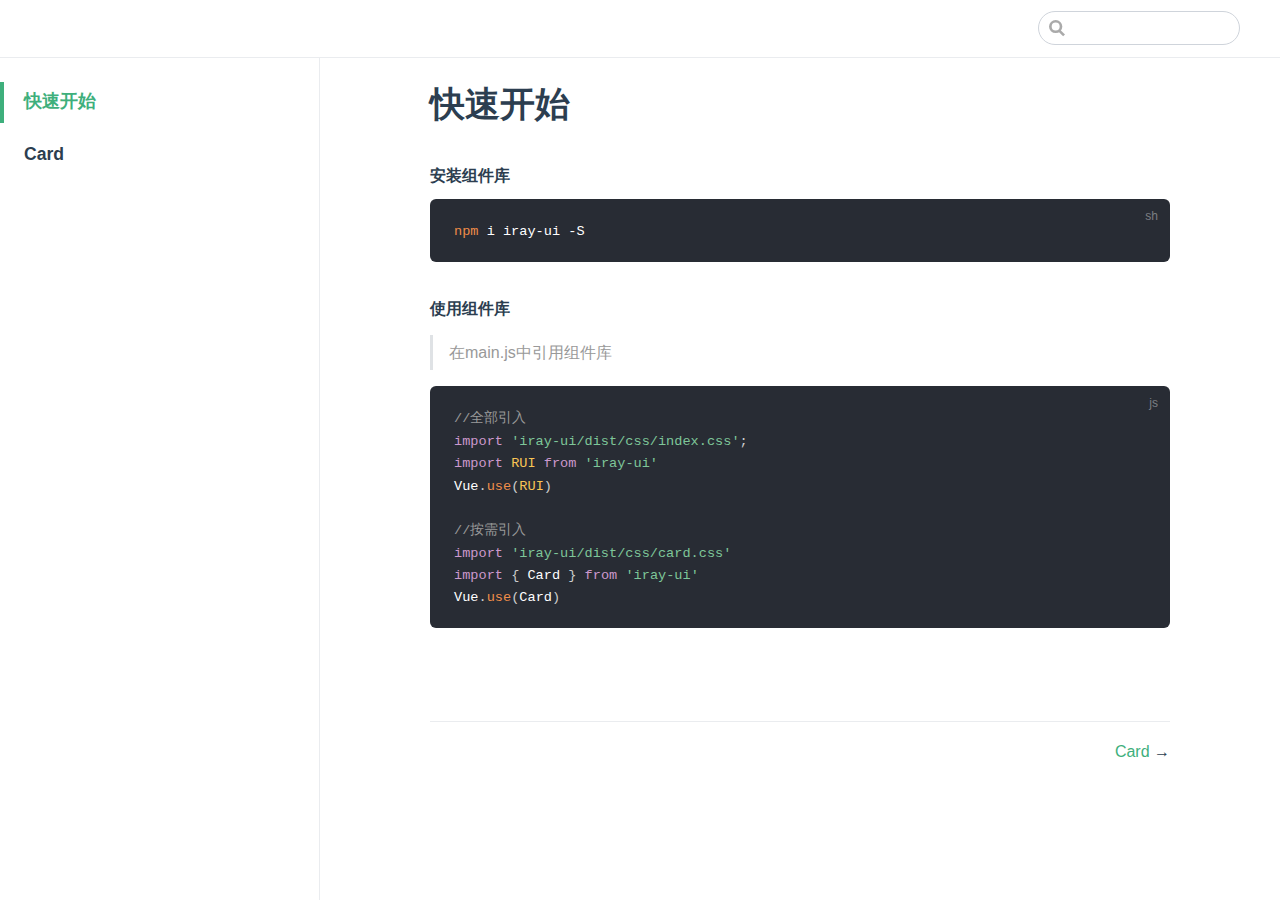
<file: index.html>
<!DOCTYPE html>
<html lang="en-US">
  <head>
    <meta charset="utf-8">
    <meta name="viewport" content="width=device-width,initial-scale=1">
    <title>快速开始</title>
    <meta name="generator" content="VuePress 1.9.7">
    
    <meta name="description" content="">
    
    <link rel="preload" href="/assets/css/0.styles.29f06af2.css" as="style"><link rel="preload" href="/assets/js/app.89e9632c.js" as="script"><link rel="preload" href="/assets/js/2.1df47450.js" as="script"><link rel="preload" href="/assets/js/8.28f4da0a.js" as="script"><link rel="prefetch" href="/assets/js/3.5015806b.js"><link rel="prefetch" href="/assets/js/4.11ff4f33.js"><link rel="prefetch" href="/assets/js/5.d08268b3.js"><link rel="prefetch" href="/assets/js/6.e31dcd37.js"><link rel="prefetch" href="/assets/js/7.197726b5.js"><link rel="prefetch" href="/assets/js/9.8724a3b7.js">
    <link rel="stylesheet" href="/assets/css/0.styles.29f06af2.css">
  </head>
  <body>
    <div id="app" data-server-rendered="true"><div class="theme-container"><header class="navbar"><div class="sidebar-button"><svg xmlns="http://www.w3.org/2000/svg" aria-hidden="true" role="img" viewBox="0 0 448 512" class="icon"><path fill="currentColor" d="M436 124H12c-6.627 0-12-5.373-12-12V80c0-6.627 5.373-12 12-12h424c6.627 0 12 5.373 12 12v32c0 6.627-5.373 12-12 12zm0 160H12c-6.627 0-12-5.373-12-12v-32c0-6.627 5.373-12 12-12h424c6.627 0 12 5.373 12 12v32c0 6.627-5.373 12-12 12zm0 160H12c-6.627 0-12-5.373-12-12v-32c0-6.627 5.373-12 12-12h424c6.627 0 12 5.373 12 12v32c0 6.627-5.373 12-12 12z"></path></svg></div> <a href="/" aria-current="page" class="home-link router-link-exact-active router-link-active"></a> <div class="links"><div class="search-box"><input aria-label="Search" autocomplete="off" spellcheck="false" value=""> <!----></div> <!----></div></header> <div class="sidebar-mask"></div> <aside class="sidebar"><!---->  <ul class="sidebar-links"><li><a href="/" aria-current="page" class="active sidebar-link">快速开始</a></li><li><a href="/componentDocs/card.html" class="sidebar-link">Card</a></li></ul> </aside> <main class="page"> <div class="theme-default-content content__default"><h1 id="快速开始"><a href="#快速开始" class="header-anchor">#</a> 快速开始</h1> <h4 id="安装组件库"><a href="#安装组件库" class="header-anchor">#</a> 安装组件库</h4> <div class="language-bash extra-class"><pre class="language-bash"><code><span class="token function">npm</span> i iray-ui -S
</code></pre></div><h4 id="使用组件库"><a href="#使用组件库" class="header-anchor">#</a> 使用组件库</h4> <blockquote><p>在main.js中引用组件库</p></blockquote> <div class="language-javascript extra-class"><pre class="language-javascript"><code><span class="token comment">//全部引入</span>
<span class="token keyword">import</span> <span class="token string">'iray-ui/dist/css/index.css'</span><span class="token punctuation">;</span>
<span class="token keyword">import</span> <span class="token constant">RUI</span> <span class="token keyword">from</span> <span class="token string">'iray-ui'</span>
Vue<span class="token punctuation">.</span><span class="token function">use</span><span class="token punctuation">(</span><span class="token constant">RUI</span><span class="token punctuation">)</span>

<span class="token comment">//按需引入</span>
<span class="token keyword">import</span> <span class="token string">'iray-ui/dist/css/card.css'</span>
<span class="token keyword">import</span> <span class="token punctuation">{</span> Card <span class="token punctuation">}</span> <span class="token keyword">from</span> <span class="token string">'iray-ui'</span>
Vue<span class="token punctuation">.</span><span class="token function">use</span><span class="token punctuation">(</span>Card<span class="token punctuation">)</span>
</code></pre></div></div> <footer class="page-edit"><!----> <!----></footer> <div class="page-nav"><p class="inner"><!----> <span class="next"><a href="/componentDocs/card.html">
        Card
      </a>
      →
    </span></p></div> </main></div><div class="global-ui"></div></div>
    <script src="/assets/js/app.89e9632c.js" defer></script><script src="/assets/js/2.1df47450.js" defer></script><script src="/assets/js/8.28f4da0a.js" defer></script>
  </body>
</html>
</file>
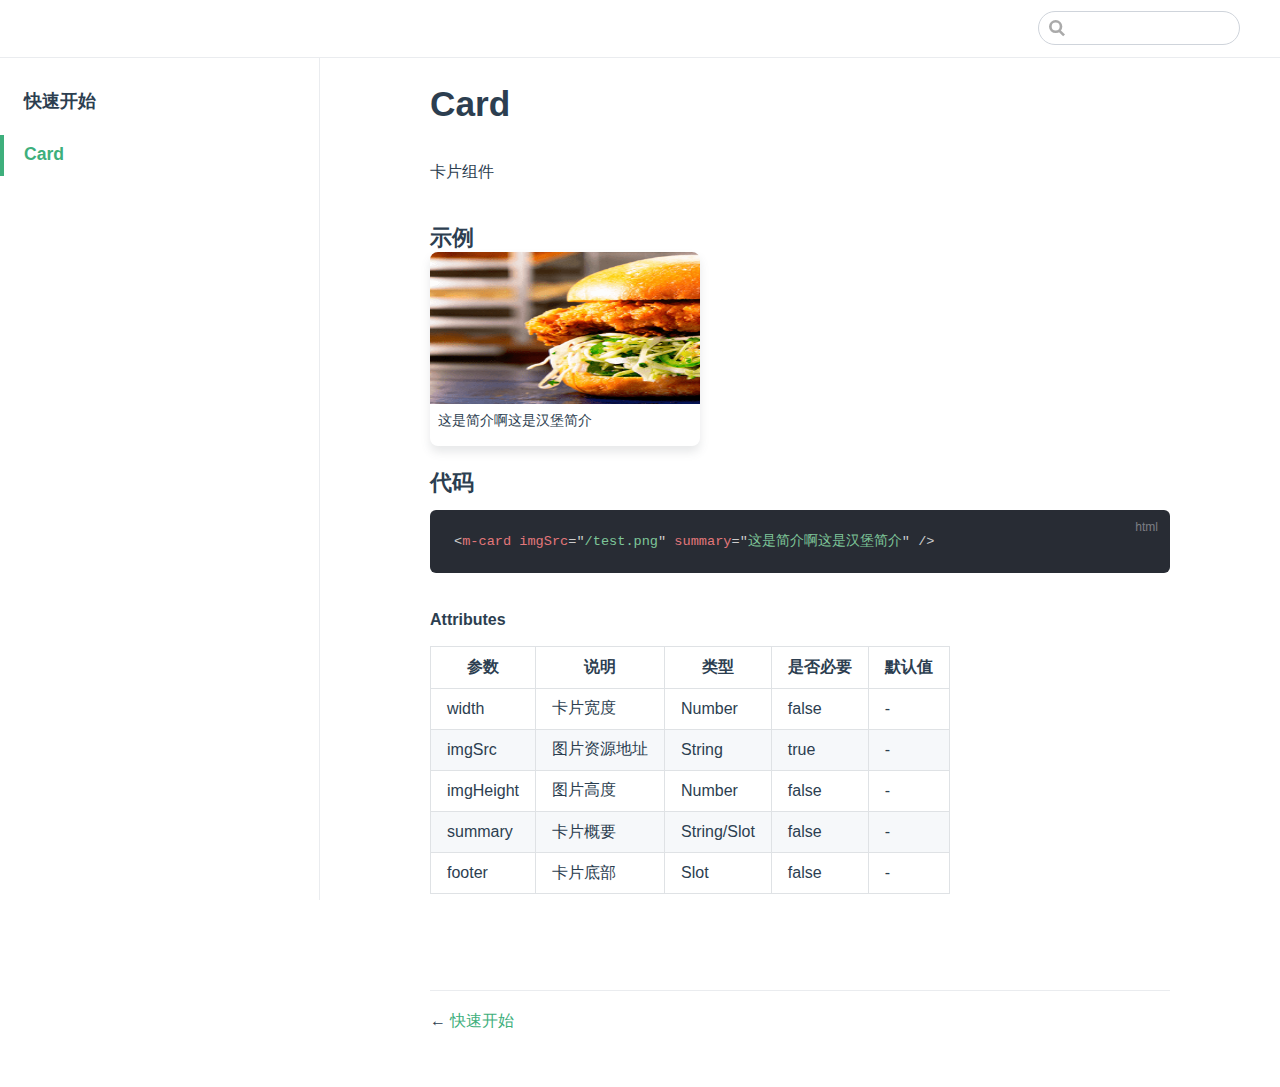
<file: componentDocs/card.html>
<!DOCTYPE html>
<html lang="en-US">
  <head>
    <meta charset="utf-8">
    <meta name="viewport" content="width=device-width,initial-scale=1">
    <title>Card</title>
    <meta name="generator" content="VuePress 1.9.7">
    
    <meta name="description" content="">
    
    <link rel="preload" href="/assets/css/0.styles.29f06af2.css" as="style"><link rel="preload" href="/assets/js/app.89e9632c.js" as="script"><link rel="preload" href="/assets/js/2.1df47450.js" as="script"><link rel="preload" href="/assets/js/9.8724a3b7.js" as="script"><link rel="preload" href="/assets/js/3.5015806b.js" as="script"><link rel="prefetch" href="/assets/js/4.11ff4f33.js"><link rel="prefetch" href="/assets/js/5.d08268b3.js"><link rel="prefetch" href="/assets/js/6.e31dcd37.js"><link rel="prefetch" href="/assets/js/7.197726b5.js"><link rel="prefetch" href="/assets/js/8.28f4da0a.js">
    <link rel="stylesheet" href="/assets/css/0.styles.29f06af2.css">
  </head>
  <body>
    <div id="app" data-server-rendered="true"><div class="theme-container"><header class="navbar"><div class="sidebar-button"><svg xmlns="http://www.w3.org/2000/svg" aria-hidden="true" role="img" viewBox="0 0 448 512" class="icon"><path fill="currentColor" d="M436 124H12c-6.627 0-12-5.373-12-12V80c0-6.627 5.373-12 12-12h424c6.627 0 12 5.373 12 12v32c0 6.627-5.373 12-12 12zm0 160H12c-6.627 0-12-5.373-12-12v-32c0-6.627 5.373-12 12-12h424c6.627 0 12 5.373 12 12v32c0 6.627-5.373 12-12 12zm0 160H12c-6.627 0-12-5.373-12-12v-32c0-6.627 5.373-12 12-12h424c6.627 0 12 5.373 12 12v32c0 6.627-5.373 12-12 12z"></path></svg></div> <a href="/" class="home-link router-link-active"></a> <div class="links"><div class="search-box"><input aria-label="Search" autocomplete="off" spellcheck="false" value=""> <!----></div> <!----></div></header> <div class="sidebar-mask"></div> <aside class="sidebar"><!---->  <ul class="sidebar-links"><li><a href="/" aria-current="page" class="sidebar-link">快速开始</a></li><li><a href="/componentDocs/card.html" aria-current="page" class="active sidebar-link">Card</a><ul class="sidebar-sub-headers"></ul></li></ul> </aside> <main class="page"> <div class="theme-default-content content__default"><h1 id="card"><a href="#card" class="header-anchor">#</a> Card</h1> <p>卡片组件</p> <h3 id="示例"><a href="#示例" class="header-anchor">#</a> 示例</h3> <div class="m-card"><div class="m-card-img"><img src="/test.png" alt="img"></div> <div class="m-card-summary">
    这是简介啊这是汉堡简介
  </div> </div> <h3 id="代码"><a href="#代码" class="header-anchor">#</a> 代码</h3> <div class="language-html extra-class"><pre class="language-html"><code><span class="token tag"><span class="token tag"><span class="token punctuation">&lt;</span>m-card</span> <span class="token attr-name">imgSrc</span><span class="token attr-value"><span class="token punctuation attr-equals">=</span><span class="token punctuation">&quot;</span>/test.png<span class="token punctuation">&quot;</span></span> <span class="token attr-name">summary</span><span class="token attr-value"><span class="token punctuation attr-equals">=</span><span class="token punctuation">&quot;</span>这是简介啊这是汉堡简介<span class="token punctuation">&quot;</span></span> <span class="token punctuation">/&gt;</span></span>
</code></pre></div><h4 id="attributes"><a href="#attributes" class="header-anchor">#</a> Attributes</h4> <table><thead><tr><th>参数</th> <th>说明</th> <th>类型</th> <th>是否必要</th> <th>默认值</th></tr></thead> <tbody><tr><td>width</td> <td>卡片宽度</td> <td>Number</td> <td>false</td> <td>-</td></tr> <tr><td>imgSrc</td> <td>图片资源地址</td> <td>String</td> <td>true</td> <td>-</td></tr> <tr><td>imgHeight</td> <td>图片高度</td> <td>Number</td> <td>false</td> <td>-</td></tr> <tr><td>summary</td> <td>卡片概要</td> <td>String/Slot</td> <td>false</td> <td>-</td></tr> <tr><td>footer</td> <td>卡片底部</td> <td>Slot</td> <td>false</td> <td>-</td></tr></tbody></table></div> <footer class="page-edit"><!----> <!----></footer> <div class="page-nav"><p class="inner"><span class="prev">
      ←
      <a href="/" class="prev router-link-active">
        快速开始
      </a></span> <!----></p></div> </main></div><div class="global-ui"></div></div>
    <script src="/assets/js/app.89e9632c.js" defer></script><script src="/assets/js/2.1df47450.js" defer></script><script src="/assets/js/9.8724a3b7.js" defer></script><script src="/assets/js/3.5015806b.js" defer></script>
  </body>
</html>
</file>
<file: assets/css/0.styles.29f06af2.css>
code[class*=language-],pre[class*=language-]{color:#ccc;background:none;font-family:Consolas,Monaco,Andale Mono,Ubuntu Mono,monospace;font-size:1em;text-align:left;white-space:pre;word-spacing:normal;word-break:normal;word-wrap:normal;line-height:1.5;-moz-tab-size:4;-o-tab-size:4;tab-size:4;-webkit-hyphens:none;-ms-hyphens:none;hyphens:none}pre[class*=language-]{padding:1em;margin:.5em 0;overflow:auto}:not(pre)>code[class*=language-],pre[class*=language-]{background:#2d2d2d}:not(pre)>code[class*=language-]{padding:.1em;border-radius:.3em;white-space:normal}.token.block-comment,.token.cdata,.token.comment,.token.doctype,.token.prolog{color:#999}.token.punctuation{color:#ccc}.token.attr-name,.token.deleted,.token.namespace,.token.tag{color:#e2777a}.token.function-name{color:#6196cc}.token.boolean,.token.function,.token.number{color:#f08d49}.token.class-name,.token.constant,.token.property,.token.symbol{color:#f8c555}.token.atrule,.token.builtin,.token.important,.token.keyword,.token.selector{color:#cc99cd}.token.attr-value,.token.char,.token.regex,.token.string,.token.variable{color:#7ec699}.token.entity,.token.operator,.token.url{color:#67cdcc}.token.bold,.token.important{font-weight:700}.token.italic{font-style:italic}.token.entity{cursor:help}.token.inserted{color:green}.theme-default-content code{color:#476582;padding:.25rem .5rem;margin:0;font-size:.85em;background-color:rgba(27,31,35,.05);border-radius:3px}.theme-default-content code .token.deleted{color:#ec5975}.theme-default-content code .token.inserted{color:#3eaf7c}.theme-default-content pre,.theme-default-content pre[class*=language-]{line-height:1.4;padding:1.25rem 1.5rem;margin:.85rem 0;background-color:#282c34;border-radius:6px;overflow:auto}.theme-default-content pre[class*=language-] code,.theme-default-content pre code{color:#fff;padding:0;background-color:transparent;border-radius:0}div[class*=language-]{position:relative;background-color:#282c34;border-radius:6px}div[class*=language-] .highlight-lines{-webkit-user-select:none;user-select:none;padding-top:1.3rem;position:absolute;top:0;left:0;width:100%;line-height:1.4}div[class*=language-] .highlight-lines .highlighted{background-color:rgba(0,0,0,.66)}div[class*=language-] pre,div[class*=language-] pre[class*=language-]{background:transparent;position:relative;z-index:1}div[class*=language-]:before{position:absolute;z-index:3;top:.8em;right:1em;font-size:.75rem;color:hsla(0,0%,100%,.4)}div[class*=language-]:not(.line-numbers-mode) .line-numbers-wrapper{display:none}div[class*=language-].line-numbers-mode .highlight-lines .highlighted{position:relative}div[class*=language-].line-numbers-mode .highlight-lines .highlighted:before{content:" ";position:absolute;z-index:3;left:0;top:0;display:block;width:3.5rem;height:100%;background-color:rgba(0,0,0,.66)}div[class*=language-].line-numbers-mode pre{padding-left:4.5rem;vertical-align:middle}div[class*=language-].line-numbers-mode .line-numbers-wrapper{position:absolute;top:0;width:3.5rem;text-align:center;color:hsla(0,0%,100%,.3);padding:1.25rem 0;line-height:1.4}div[class*=language-].line-numbers-mode .line-numbers-wrapper br{-webkit-user-select:none;user-select:none}div[class*=language-].line-numbers-mode .line-numbers-wrapper .line-number{position:relative;z-index:4;-webkit-user-select:none;user-select:none;font-size:.85em}div[class*=language-].line-numbers-mode:after{content:"";position:absolute;z-index:2;top:0;left:0;width:3.5rem;height:100%;border-radius:6px 0 0 6px;border-right:1px solid rgba(0,0,0,.66);background-color:#282c34}div[class~=language-js]:before{content:"js"}div[class~=language-ts]:before{content:"ts"}div[class~=language-html]:before{content:"html"}div[class~=language-md]:before{content:"md"}div[class~=language-vue]:before{content:"vue"}div[class~=language-css]:before{content:"css"}div[class~=language-sass]:before{content:"sass"}div[class~=language-scss]:before{content:"scss"}div[class~=language-less]:before{content:"less"}div[class~=language-stylus]:before{content:"stylus"}div[class~=language-go]:before{content:"go"}div[class~=language-java]:before{content:"java"}div[class~=language-c]:before{content:"c"}div[class~=language-sh]:before{content:"sh"}div[class~=language-yaml]:before{content:"yaml"}div[class~=language-py]:before{content:"py"}div[class~=language-docker]:before{content:"docker"}div[class~=language-dockerfile]:before{content:"dockerfile"}div[class~=language-makefile]:before{content:"makefile"}div[class~=language-javascript]:before{content:"js"}div[class~=language-typescript]:before{content:"ts"}div[class~=language-markup]:before{content:"html"}div[class~=language-markdown]:before{content:"md"}div[class~=language-json]:before{content:"json"}div[class~=language-ruby]:before{content:"rb"}div[class~=language-python]:before{content:"py"}div[class~=language-bash]:before{content:"sh"}div[class~=language-php]:before{content:"php"}.custom-block .custom-block-title{font-weight:600;margin-bottom:-.4rem}.custom-block.danger,.custom-block.tip,.custom-block.warning{padding:.1rem 1.5rem;border-left-width:.5rem;border-left-style:solid;margin:1rem 0}.custom-block.tip{background-color:#f3f5f7;border-color:#42b983}.custom-block.warning{background-color:rgba(255,229,100,.3);border-color:#e7c000;color:#6b5900}.custom-block.warning .custom-block-title{color:#b29400}.custom-block.warning a{color:#2c3e50}.custom-block.danger{background-color:#ffe6e6;border-color:#c00;color:#4d0000}.custom-block.danger .custom-block-title{color:#900}.custom-block.danger a{color:#2c3e50}.custom-block.details{display:block;position:relative;border-radius:2px;margin:1.6em 0;padding:1.6em;background-color:#eee}.custom-block.details h4{margin-top:0}.custom-block.details figure:last-child,.custom-block.details p:last-child{margin-bottom:0;padding-bottom:0}.custom-block.details summary{outline:none;cursor:pointer}.arrow{display:inline-block;width:0;height:0}.arrow.up{border-bottom:6px solid #ccc}.arrow.down,.arrow.up{border-left:4px solid transparent;border-right:4px solid transparent}.arrow.down{border-top:6px solid #ccc}.arrow.right{border-left:6px solid #ccc}.arrow.left,.arrow.right{border-top:4px solid transparent;border-bottom:4px solid transparent}.arrow.left{border-right:6px solid #ccc}.theme-default-content:not(.custom){max-width:740px;margin:0 auto;padding:2rem 2.5rem}@media (max-width:959px){.theme-default-content:not(.custom){padding:2rem}}@media (max-width:419px){.theme-default-content:not(.custom){padding:1.5rem}}.table-of-contents .badge{vertical-align:middle}body,html{padding:0;margin:0;background-color:#fff}body{font-family:-apple-system,BlinkMacSystemFont,Segoe UI,Roboto,Oxygen,Ubuntu,Cantarell,Fira Sans,Droid Sans,Helvetica Neue,sans-serif;-webkit-font-smoothing:antialiased;-moz-osx-font-smoothing:grayscale;font-size:16px;color:#2c3e50}.page{padding-left:20rem}.navbar{z-index:20;right:0;height:3.6rem;background-color:#fff;box-sizing:border-box;border-bottom:1px solid #eaecef}.navbar,.sidebar-mask{position:fixed;top:0;left:0}.sidebar-mask{z-index:9;width:100vw;height:100vh;display:none}.sidebar{font-size:16px;background-color:#fff;width:20rem;position:fixed;z-index:10;margin:0;top:3.6rem;left:0;bottom:0;box-sizing:border-box;border-right:1px solid #eaecef;overflow-y:auto}.theme-default-content:not(.custom)>:first-child{margin-top:3.6rem}.theme-default-content:not(.custom) a:hover{text-decoration:underline}.theme-default-content:not(.custom) p.demo{padding:1rem 1.5rem;border:1px solid #ddd;border-radius:4px}.theme-default-content:not(.custom) img{max-width:100%}.theme-default-content.custom{padding:0;margin:0}.theme-default-content.custom img{max-width:100%}a{font-weight:500;text-decoration:none}a,p a code{color:#3eaf7c}p a code{font-weight:400}kbd{background:#eee;border:.15rem solid #ddd;border-bottom:.25rem solid #ddd;border-radius:.15rem;padding:0 .15em}blockquote{font-size:1rem;color:#999;border-left:.2rem solid #dfe2e5;margin:1rem 0;padding:.25rem 0 .25rem 1rem}blockquote>p{margin:0}ol,ul{padding-left:1.2em}strong{font-weight:600}h1,h2,h3,h4,h5,h6{font-weight:600;line-height:1.25}.theme-default-content:not(.custom)>h1,.theme-default-content:not(.custom)>h2,.theme-default-content:not(.custom)>h3,.theme-default-content:not(.custom)>h4,.theme-default-content:not(.custom)>h5,.theme-default-content:not(.custom)>h6{margin-top:-3.1rem;padding-top:4.6rem;margin-bottom:0}.theme-default-content:not(.custom)>h1:first-child,.theme-default-content:not(.custom)>h2:first-child,.theme-default-content:not(.custom)>h3:first-child,.theme-default-content:not(.custom)>h4:first-child,.theme-default-content:not(.custom)>h5:first-child,.theme-default-content:not(.custom)>h6:first-child{margin-top:-1.5rem;margin-bottom:1rem}.theme-default-content:not(.custom)>h1:first-child+.custom-block,.theme-default-content:not(.custom)>h1:first-child+p,.theme-default-content:not(.custom)>h1:first-child+pre,.theme-default-content:not(.custom)>h2:first-child+.custom-block,.theme-default-content:not(.custom)>h2:first-child+p,.theme-default-content:not(.custom)>h2:first-child+pre,.theme-default-content:not(.custom)>h3:first-child+.custom-block,.theme-default-content:not(.custom)>h3:first-child+p,.theme-default-content:not(.custom)>h3:first-child+pre,.theme-default-content:not(.custom)>h4:first-child+.custom-block,.theme-default-content:not(.custom)>h4:first-child+p,.theme-default-content:not(.custom)>h4:first-child+pre,.theme-default-content:not(.custom)>h5:first-child+.custom-block,.theme-default-content:not(.custom)>h5:first-child+p,.theme-default-content:not(.custom)>h5:first-child+pre,.theme-default-content:not(.custom)>h6:first-child+.custom-block,.theme-default-content:not(.custom)>h6:first-child+p,.theme-default-content:not(.custom)>h6:first-child+pre{margin-top:2rem}h1:focus .header-anchor,h1:hover .header-anchor,h2:focus .header-anchor,h2:hover .header-anchor,h3:focus .header-anchor,h3:hover .header-anchor,h4:focus .header-anchor,h4:hover .header-anchor,h5:focus .header-anchor,h5:hover .header-anchor,h6:focus .header-anchor,h6:hover .header-anchor{opacity:1}h1{font-size:2.2rem}h2{font-size:1.65rem;padding-bottom:.3rem;border-bottom:1px solid #eaecef}h3{font-size:1.35rem}a.header-anchor{font-size:.85em;float:left;margin-left:-.87em;padding-right:.23em;margin-top:.125em;opacity:0}a.header-anchor:focus,a.header-anchor:hover{text-decoration:none}.line-number,code,kbd{font-family:source-code-pro,Menlo,Monaco,Consolas,Courier New,monospace}ol,p,ul{line-height:1.7}hr{border:0;border-top:1px solid #eaecef}table{border-collapse:collapse;margin:1rem 0;display:block;overflow-x:auto}tr{border-top:1px solid #dfe2e5}tr:nth-child(2n){background-color:#f6f8fa}td,th{border:1px solid #dfe2e5;padding:.6em 1em}.theme-container.sidebar-open .sidebar-mask{display:block}.theme-container.no-navbar .theme-default-content:not(.custom)>h1,.theme-container.no-navbar h2,.theme-container.no-navbar h3,.theme-container.no-navbar h4,.theme-container.no-navbar h5,.theme-container.no-navbar h6{margin-top:1.5rem;padding-top:0}.theme-container.no-navbar .sidebar{top:0}@media (min-width:720px){.theme-container.no-sidebar .sidebar{display:none}.theme-container.no-sidebar .page{padding-left:0}}@media (max-width:959px){.sidebar{font-size:15px;width:16.4rem}.page{padding-left:16.4rem}}@media (max-width:719px){.sidebar{top:0;padding-top:3.6rem;transform:translateX(-100%);transition:transform .2s ease}.page{padding-left:0}.theme-container.sidebar-open .sidebar{transform:translateX(0)}.theme-container.no-navbar .sidebar{padding-top:0}}@media (max-width:419px){h1{font-size:1.9rem}.theme-default-content div[class*=language-]{margin:.85rem -1.5rem;border-radius:0}}#nprogress{pointer-events:none}#nprogress .bar{background:#3eaf7c;position:fixed;z-index:1031;top:0;left:0;width:100%;height:2px}#nprogress .peg{display:block;position:absolute;right:0;width:100px;height:100%;box-shadow:0 0 10px #3eaf7c,0 0 5px #3eaf7c;opacity:1;transform:rotate(3deg) translateY(-4px)}#nprogress .spinner{display:block;position:fixed;z-index:1031;top:15px;right:15px}#nprogress .spinner-icon{width:18px;height:18px;box-sizing:border-box;border-color:#3eaf7c transparent transparent #3eaf7c;border-style:solid;border-width:2px;border-radius:50%;-webkit-animation:nprogress-spinner .4s linear infinite;animation:nprogress-spinner .4s linear infinite}.nprogress-custom-parent{overflow:hidden;position:relative}.nprogress-custom-parent #nprogress .bar,.nprogress-custom-parent #nprogress .spinner{position:absolute}@-webkit-keyframes nprogress-spinner{0%{transform:rotate(0deg)}to{transform:rotate(1turn)}}@keyframes nprogress-spinner{0%{transform:rotate(0deg)}to{transform:rotate(1turn)}}.icon.outbound{color:#aaa;display:inline-block;vertical-align:middle;position:relative;top:-1px}.sr-only{position:absolute;width:1px;height:1px;padding:0;margin:-1px;overflow:hidden;clip:rect(0,0,0,0);white-space:nowrap;border-width:0}.home{padding:3.6rem 2rem 0;max-width:960px;margin:0 auto;display:block}.home .hero{text-align:center}.home .hero img{max-width:100%;max-height:280px;display:block;margin:3rem auto 1.5rem}.home .hero h1{font-size:3rem}.home .hero .action,.home .hero .description,.home .hero h1{margin:1.8rem auto}.home .hero .description{max-width:35rem;font-size:1.6rem;line-height:1.3;color:#6a8bad}.home .hero .action-button{display:inline-block;font-size:1.2rem;color:#fff;background-color:#3eaf7c;padding:.8rem 1.6rem;border-radius:4px;transition:background-color .1s ease;box-sizing:border-box;border-bottom:1px solid #389d70}.home .hero .action-button:hover{background-color:#4abf8a}.home .features{border-top:1px solid #eaecef;padding:1.2rem 0;margin-top:2.5rem;display:flex;flex-wrap:wrap;align-items:flex-start;align-content:stretch;justify-content:space-between}.home .feature{flex-grow:1;flex-basis:30%;max-width:30%}.home .feature h2{font-size:1.4rem;font-weight:500;border-bottom:none;padding-bottom:0;color:#3a5169}.home .feature p{color:#4e6e8e}.home .footer{padding:2.5rem;border-top:1px solid #eaecef;text-align:center;color:#4e6e8e}@media (max-width:719px){.home .features{flex-direction:column}.home .feature{max-width:100%;padding:0 2.5rem}}@media (max-width:419px){.home{padding-left:1.5rem;padding-right:1.5rem}.home .hero img{max-height:210px;margin:2rem auto 1.2rem}.home .hero h1{font-size:2rem}.home .hero .action,.home .hero .description,.home .hero h1{margin:1.2rem auto}.home .hero .description{font-size:1.2rem}.home .hero .action-button{font-size:1rem;padding:.6rem 1.2rem}.home .feature h2{font-size:1.25rem}}.search-box{display:inline-block;position:relative;margin-right:1rem}.search-box input{cursor:text;width:10rem;height:2rem;color:#4e6e8e;display:inline-block;border:1px solid #cfd4db;border-radius:2rem;font-size:.9rem;line-height:2rem;padding:0 .5rem 0 2rem;outline:none;transition:all .2s ease;background:#fff url(/assets/img/search.83621669.svg) .6rem .5rem no-repeat;background-size:1rem}.search-box input:focus{cursor:auto;border-color:#3eaf7c}.search-box .suggestions{background:#fff;width:20rem;position:absolute;top:2rem;border:1px solid #cfd4db;border-radius:6px;padding:.4rem;list-style-type:none}.search-box .suggestions.align-right{right:0}.search-box .suggestion{line-height:1.4;padding:.4rem .6rem;border-radius:4px;cursor:pointer}.search-box .suggestion a{white-space:normal;color:#5d82a6}.search-box .suggestion a .page-title{font-weight:600}.search-box .suggestion a .header{font-size:.9em;margin-left:.25em}.search-box .suggestion.focused{background-color:#f3f4f5}.search-box .suggestion.focused a{color:#3eaf7c}@media (max-width:959px){.search-box input{cursor:pointer;width:0;border-color:transparent;position:relative}.search-box input:focus{cursor:text;left:0;width:10rem}}@media (-ms-high-contrast:none){.search-box input{height:2rem}}@media (max-width:959px) and (min-width:719px){.search-box .suggestions{left:0}}@media (max-width:719px){.search-box{margin-right:0}.search-box input{left:1rem}.search-box .suggestions{right:0}}@media (max-width:419px){.search-box .suggestions{width:calc(100vw - 4rem)}.search-box input:focus{width:8rem}}.sidebar-button{cursor:pointer;display:none;width:1.25rem;height:1.25rem;position:absolute;padding:.6rem;top:.6rem;left:1rem}.sidebar-button .icon{display:block;width:1.25rem;height:1.25rem}@media (max-width:719px){.sidebar-button{display:block}}.dropdown-enter,.dropdown-leave-to{height:0!important}.dropdown-wrapper{cursor:pointer}.dropdown-wrapper .dropdown-title,.dropdown-wrapper .mobile-dropdown-title{display:block;font-size:.9rem;font-family:inherit;cursor:inherit;padding:inherit;line-height:1.4rem;background:transparent;border:none;font-weight:500;color:#2c3e50}.dropdown-wrapper .dropdown-title:hover,.dropdown-wrapper .mobile-dropdown-title:hover{border-color:transparent}.dropdown-wrapper .dropdown-title .arrow,.dropdown-wrapper .mobile-dropdown-title .arrow{vertical-align:middle;margin-top:-1px;margin-left:.4rem}.dropdown-wrapper .mobile-dropdown-title{display:none;font-weight:600}.dropdown-wrapper .mobile-dropdown-title font-size inherit:hover{color:#3eaf7c}.dropdown-wrapper .nav-dropdown .dropdown-item{color:inherit;line-height:1.7rem}.dropdown-wrapper .nav-dropdown .dropdown-item h4{margin:.45rem 0 0;border-top:1px solid #eee;padding:1rem 1.5rem .45rem 1.25rem}.dropdown-wrapper .nav-dropdown .dropdown-item .dropdown-subitem-wrapper{padding:0;list-style:none}.dropdown-wrapper .nav-dropdown .dropdown-item .dropdown-subitem-wrapper .dropdown-subitem{font-size:.9em}.dropdown-wrapper .nav-dropdown .dropdown-item a{display:block;line-height:1.7rem;position:relative;border-bottom:none;font-weight:400;margin-bottom:0;padding:0 1.5rem 0 1.25rem}.dropdown-wrapper .nav-dropdown .dropdown-item a.router-link-active,.dropdown-wrapper .nav-dropdown .dropdown-item a:hover{color:#3eaf7c}.dropdown-wrapper .nav-dropdown .dropdown-item a.router-link-active:after{content:"";width:0;height:0;border-left:5px solid #3eaf7c;border-top:3px solid transparent;border-bottom:3px solid transparent;position:absolute;top:calc(50% - 2px);left:9px}.dropdown-wrapper .nav-dropdown .dropdown-item:first-child h4{margin-top:0;padding-top:0;border-top:0}@media (max-width:719px){.dropdown-wrapper.open .dropdown-title{margin-bottom:.5rem}.dropdown-wrapper .dropdown-title{display:none}.dropdown-wrapper .mobile-dropdown-title{display:block}.dropdown-wrapper .nav-dropdown{transition:height .1s ease-out;overflow:hidden}.dropdown-wrapper .nav-dropdown .dropdown-item h4{border-top:0;margin-top:0;padding-top:0}.dropdown-wrapper .nav-dropdown .dropdown-item>a,.dropdown-wrapper .nav-dropdown .dropdown-item h4{font-size:15px;line-height:2rem}.dropdown-wrapper .nav-dropdown .dropdown-item .dropdown-subitem{font-size:14px;padding-left:1rem}}@media (min-width:719px){.dropdown-wrapper{height:1.8rem}.dropdown-wrapper.open .nav-dropdown,.dropdown-wrapper:hover .nav-dropdown{display:block!important}.dropdown-wrapper.open:blur{display:none}.dropdown-wrapper .nav-dropdown{display:none;height:auto!important;box-sizing:border-box;max-height:calc(100vh - 2.7rem);overflow-y:auto;position:absolute;top:100%;right:0;background-color:#fff;padding:.6rem 0;border:1px solid;border-color:#ddd #ddd #ccc;text-align:left;border-radius:.25rem;white-space:nowrap;margin:0}}.nav-links{display:inline-block}.nav-links a{line-height:1.4rem;color:inherit}.nav-links a.router-link-active,.nav-links a:hover{color:#3eaf7c}.nav-links .nav-item{position:relative;display:inline-block;margin-left:1.5rem;line-height:2rem}.nav-links .nav-item:first-child{margin-left:0}.nav-links .repo-link{margin-left:1.5rem}@media (max-width:719px){.nav-links .nav-item,.nav-links .repo-link{margin-left:0}}@media (min-width:719px){.nav-links a.router-link-active,.nav-links a:hover{color:#2c3e50}.nav-item>a:not(.external).router-link-active,.nav-item>a:not(.external):hover{margin-bottom:-2px;border-bottom:2px solid #46bd87}}.navbar{padding:.7rem 1.5rem;line-height:2.2rem}.navbar a,.navbar img,.navbar span{display:inline-block}.navbar .logo{height:2.2rem;min-width:2.2rem;margin-right:.8rem;vertical-align:top}.navbar .site-name{font-size:1.3rem;font-weight:600;color:#2c3e50;position:relative}.navbar .links{padding-left:1.5rem;box-sizing:border-box;background-color:#fff;white-space:nowrap;font-size:.9rem;position:absolute;right:1.5rem;top:.7rem;display:flex}.navbar .links .search-box{flex:0 0 auto;vertical-align:top}@media (max-width:719px){.navbar{padding-left:4rem}.navbar .can-hide{display:none}.navbar .links{padding-left:1.5rem}.navbar .site-name{width:calc(100vw - 9.4rem);overflow:hidden;white-space:nowrap;text-overflow:ellipsis}}.page-edit{max-width:740px;margin:0 auto;padding:2rem 2.5rem}@media (max-width:959px){.page-edit{padding:2rem}}@media (max-width:419px){.page-edit{padding:1.5rem}}.page-edit{padding-top:1rem;padding-bottom:1rem;overflow:auto}.page-edit .edit-link{display:inline-block}.page-edit .edit-link a{color:#4e6e8e;margin-right:.25rem}.page-edit .last-updated{float:right;font-size:.9em}.page-edit .last-updated .prefix{font-weight:500;color:#4e6e8e}.page-edit .last-updated .time{font-weight:400;color:#767676}@media (max-width:719px){.page-edit .edit-link{margin-bottom:.5rem}.page-edit .last-updated{font-size:.8em;float:none;text-align:left}}.page-nav{max-width:740px;margin:0 auto;padding:2rem 2.5rem}@media (max-width:959px){.page-nav{padding:2rem}}@media (max-width:419px){.page-nav{padding:1.5rem}}.page-nav{padding-top:1rem;padding-bottom:0}.page-nav .inner{min-height:2rem;margin-top:0;border-top:1px solid #eaecef;padding-top:1rem;overflow:auto}.page-nav .next{float:right}.page{padding-bottom:2rem;display:block}.sidebar-group .sidebar-group{padding-left:.5em}.sidebar-group:not(.collapsable) .sidebar-heading:not(.clickable){cursor:auto;color:inherit}.sidebar-group.is-sub-group{padding-left:0}.sidebar-group.is-sub-group>.sidebar-heading{font-size:.95em;line-height:1.4;font-weight:400;padding-left:2rem}.sidebar-group.is-sub-group>.sidebar-heading:not(.clickable){opacity:.5}.sidebar-group.is-sub-group>.sidebar-group-items{padding-left:1rem}.sidebar-group.is-sub-group>.sidebar-group-items>li>.sidebar-link{font-size:.95em;border-left:none}.sidebar-group.depth-2>.sidebar-heading{border-left:none}.sidebar-heading{color:#2c3e50;transition:color .15s ease;cursor:pointer;font-size:1.1em;font-weight:700;padding:.35rem 1.5rem .35rem 1.25rem;width:100%;box-sizing:border-box;margin:0;border-left:.25rem solid transparent}.sidebar-heading.open,.sidebar-heading:hover{color:inherit}.sidebar-heading .arrow{position:relative;top:-.12em;left:.5em}.sidebar-heading.clickable.active{font-weight:600;color:#3eaf7c;border-left-color:#3eaf7c}.sidebar-heading.clickable:hover{color:#3eaf7c}.sidebar-group-items{transition:height .1s ease-out;font-size:.95em;overflow:hidden}.sidebar .sidebar-sub-headers{padding-left:1rem;font-size:.95em}a.sidebar-link{font-size:1em;font-weight:400;display:inline-block;color:#2c3e50;border-left:.25rem solid transparent;padding:.35rem 1rem .35rem 1.25rem;line-height:1.4;width:100%;box-sizing:border-box}a.sidebar-link:hover{color:#3eaf7c}a.sidebar-link.active{font-weight:600;color:#3eaf7c;border-left-color:#3eaf7c}.sidebar-group a.sidebar-link{padding-left:2rem}.sidebar-sub-headers a.sidebar-link{padding-top:.25rem;padding-bottom:.25rem;border-left:none}.sidebar-sub-headers a.sidebar-link.active{font-weight:500}.sidebar ul{padding:0;margin:0;list-style-type:none}.sidebar a{display:inline-block}.sidebar .nav-links{display:none;border-bottom:1px solid #eaecef;padding:.5rem 0 .75rem}.sidebar .nav-links a{font-weight:600}.sidebar .nav-links .nav-item,.sidebar .nav-links .repo-link{display:block;line-height:1.25rem;font-size:1.1em;padding:.5rem 0 .5rem 1.5rem}.sidebar>.sidebar-links{padding:1.5rem 0}.sidebar>.sidebar-links>li>a.sidebar-link{font-size:1.1em;line-height:1.7;font-weight:700}.sidebar>.sidebar-links>li:not(:first-child){margin-top:.75rem}@media (max-width:719px){.sidebar .nav-links{display:block}.sidebar .nav-links .dropdown-wrapper .nav-dropdown .dropdown-item a.router-link-active:after{top:calc(1rem - 2px)}.sidebar>.sidebar-links{padding:1rem 0}}.m-card{width:270px;border-radius:8px;background:#fff;overflow:hidden;box-shadow:0 6px 10px 0 rgba(95,101,105,.15);padding-bottom:8px}.m-card-img{height:152px}.m-card-img img{width:100%;height:100%}.m-card-summary{padding:8px;text-align:left;font-size:14px}.badge[data-v-15b7b770]{display:inline-block;font-size:14px;height:18px;line-height:18px;border-radius:3px;padding:0 6px;color:#fff}.badge.green[data-v-15b7b770],.badge.tip[data-v-15b7b770],.badge[data-v-15b7b770]{background-color:#42b983}.badge.error[data-v-15b7b770]{background-color:#da5961}.badge.warn[data-v-15b7b770],.badge.warning[data-v-15b7b770],.badge.yellow[data-v-15b7b770]{background-color:#e7c000}.badge+.badge[data-v-15b7b770]{margin-left:5px}.theme-code-block[data-v-759a7d02]{display:none}.theme-code-block__active[data-v-759a7d02]{display:block}.theme-code-block>pre[data-v-759a7d02]{background-color:orange}.theme-code-group__nav[data-v-deefee04]{margin-bottom:-35px;background-color:#282c34;padding-bottom:22px;border-top-left-radius:6px;border-top-right-radius:6px;padding-left:10px;padding-top:10px}.theme-code-group__ul[data-v-deefee04]{margin:auto 0;padding-left:0;display:inline-flex;list-style:none}.theme-code-group__nav-tab[data-v-deefee04]{border:0;padding:5px;cursor:pointer;background-color:transparent;font-size:.85em;line-height:1.4;color:hsla(0,0%,100%,.9);font-weight:600}.theme-code-group__nav-tab-active[data-v-deefee04]{border-bottom:1px solid #42b983}.pre-blank[data-v-deefee04]{color:#42b983}
</file>
